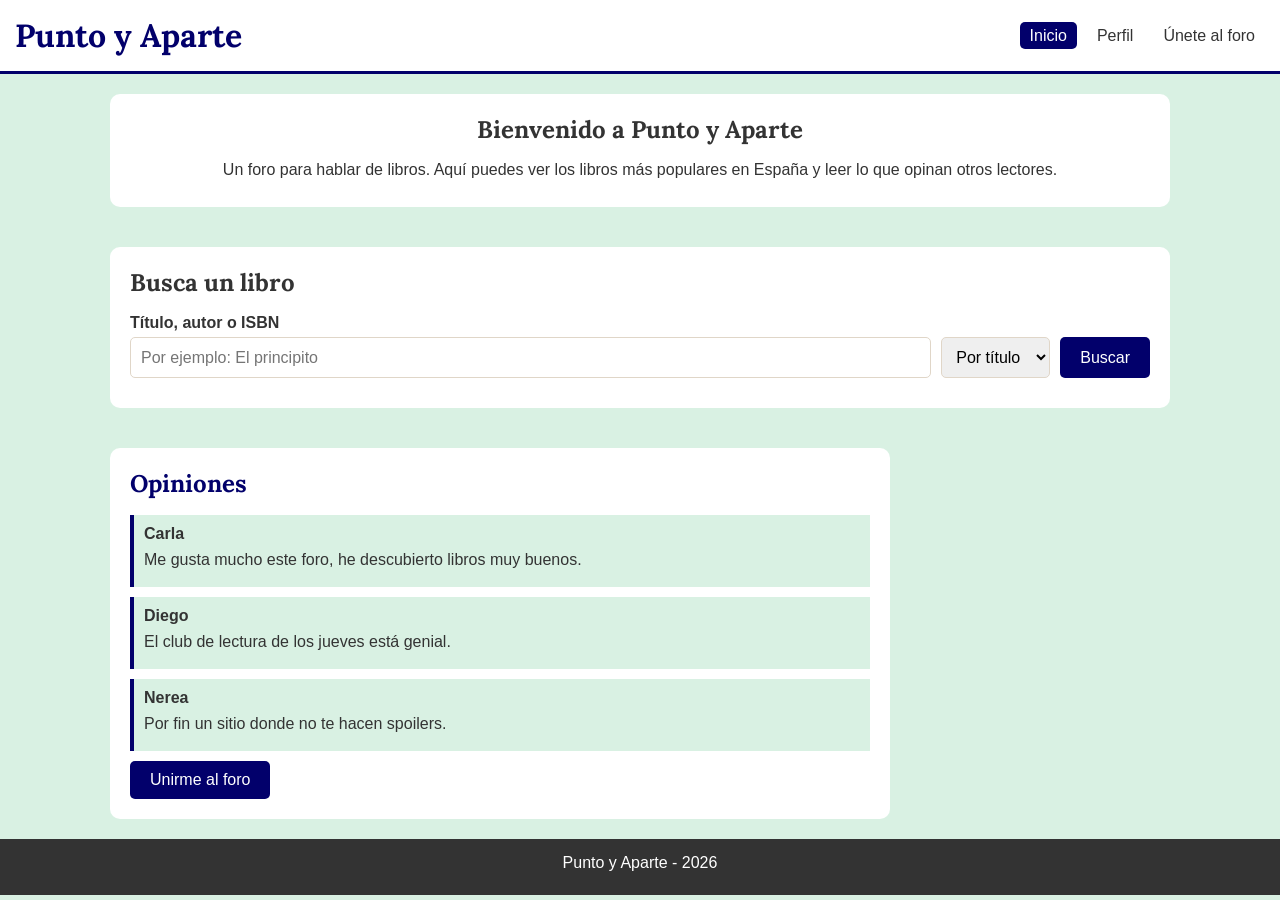
<file: index.html>
<!DOCTYPE html>
<html lang="es">
<head>
    <meta charset="UTF-8">
    <meta name="viewport" content="width=device-width, initial-scale=1.0">
    <link rel="icon" href="assets/favicon.png">
    <link rel="stylesheet" href="https://fonts.googleapis.com/css2?family=Lora:wght@400;700&display=swap">
    <link rel="stylesheet" href="styles/style.css">

    <title>Punto y Aparte</title>
</head>
<body>
    <header>
        <h1 class="logo">Punto y Aparte</h1>
        <nav class="navbar">
            <ul class="navbar__list">
                <li class="navbar__list--item"><a href="index.html" class="activePage">Inicio</a></li>
                <li class="navbar__list--item"><a href="pages/profile.html">Perfil</a></li>
                <li class="navbar__list--item"><a href="pages/contact.html">Únete al foro</a></li>
            </ul>
        </nav>
    </header>

    <main>
        <section class="bienvenida">
            <h2>Bienvenido a Punto y Aparte</h2>
            <p>Un foro para hablar de libros. Aquí puedes ver los libros más populares en España y leer lo que opinan otros lectores.</p>
        </section>

         <section class="search">
            <h2>Busca un libro</h2>

            <form id="searchForm" class="searchForm">
                <label for="searchInput">Título, autor o ISBN</label>
                <div class="searchForm__row">
                    <input type="search" id="searchInput" name="search" placeholder="Por ejemplo: El principito" autocomplete="off">
                    <select id="searchType" name="type" aria-label="Buscar por">
                        <option value="title">Por título</option>
                        <option value="author">Por autor</option>
                        <option value="isbn">Por ISBN</option>
                    </select>
                    <button type="submit" class="button">Buscar</button>
                </div>
            </form>

            <p id="searchMessage" class="searchMessage" aria-live="polite"></p>

            <div id="results" class="results" hidden>
                <div>
                    <h3 class="results__title">Resultados exactos</h3>
                    <div id="exactResults"></div>
                </div>
                <div>
                    <h3 class="results__title">Resultados coincidentes</h3>
                    <div id="coincidenceResults"></div>
                </div>
            </div>
        </section>

        <aside class="notesbar">
            <h2 id="opinions">Opiniones</h2>

            <div  class="opinion">
                <p class="user">Carla</p>
                <p>Me gusta mucho este foro, he descubierto libros muy buenos.</p>
            </div>

            <div class="opinion">
                <p class="user">Diego</p>
                <p>El club de lectura de los jueves está genial.</p>
            </div>

            <div class="opinion">
                <p class="user">Nerea</p>
                <p>Por fin un sitio donde no te hacen spoilers.</p>
            </div>

            <a href="pages/contact.html" class="button">Unirme al foro</a>
        </aside>
    </main>

    <footer>
        <p>Punto y Aparte - 2026</p>
    </footer>

    <script type="module" src="js/main.js"></script>
</body>
</html>
</file>
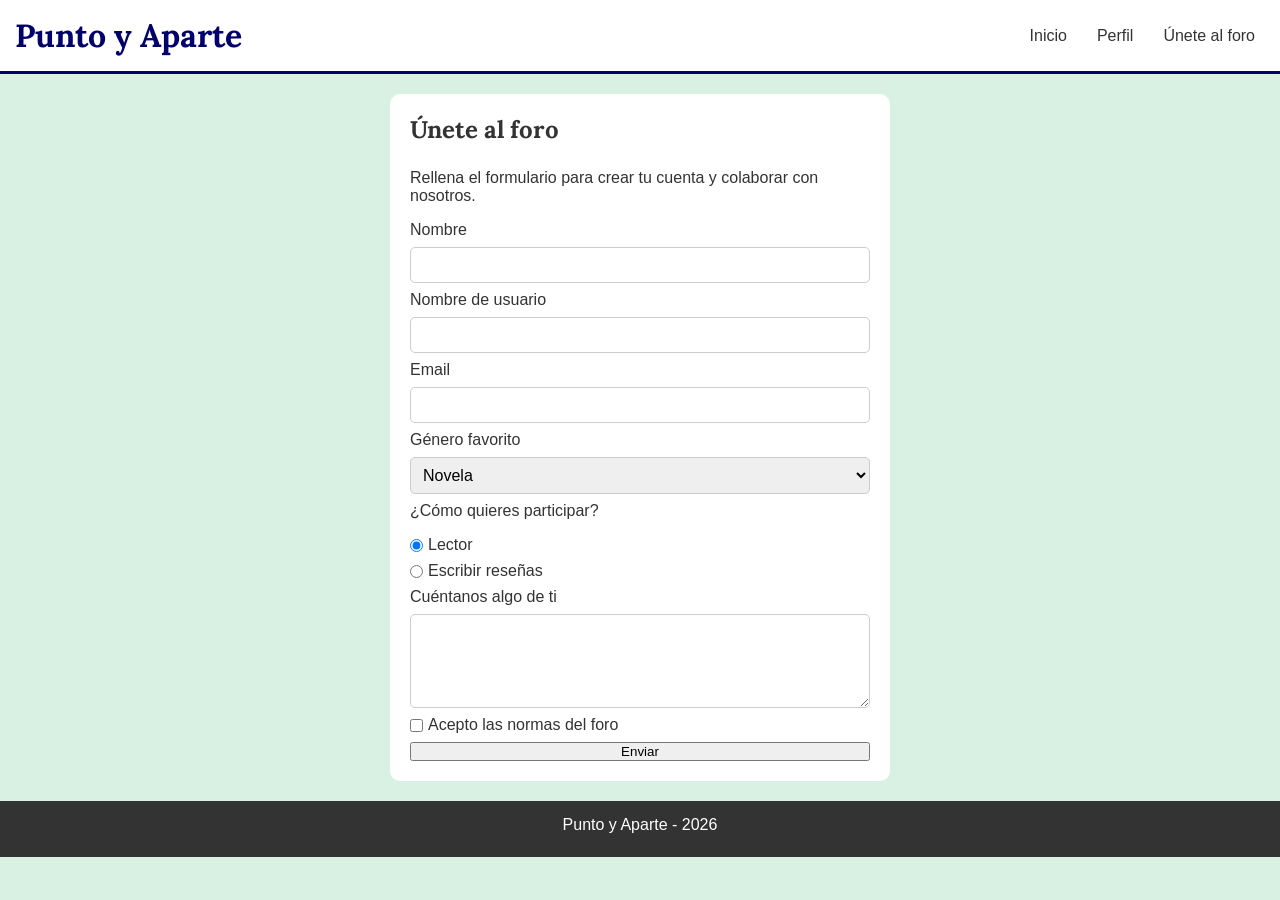
<file: pages/contact.html>
<!DOCTYPE html>
<html lang="es">
<head>
    <meta charset="UTF-8">
    <meta name="viewport" content="width=device-width, initial-scale=1.0">
    <link rel="icon" href="../assets/favicon.png">
    <link rel="stylesheet" href="https://fonts.googleapis.com/css2?family=Lora:wght@400;700&display=swap">
    <link rel="stylesheet" href="../styles/contact_styles.css">

    <title>Join us</title>
</head>
<body>
    <header>
        <h1 class="logo">Punto y Aparte</h1>
        <nav class="navbar">
            <ul class="navbar__list">
                <li class="navbar__list--item"><a href="../index.html">Inicio</a></li>
                <li class="navbar__list--item"><a href="profile.html">Perfil</a></li>
                <li class="navbar__list--item"><a href="contact.html" class="activo">Únete al foro</a></li>
            </ul>
        </nav>
    </header>

    <main>
        <form class="joinForm" action="">
            <h2>Únete al foro</h2>
            <p>Rellena el formulario para crear tu cuenta y colaborar con nosotros.</p>

            <label for="name">Nombre</label>
            <input type="text" id="name" name="param_name" required>

            <label for="user">Nombre de usuario</label>
            <input type="text" id="user" name="param_user" required>

            <label for="email">Email</label>
            <input type="email" id="email" name="param_email" required>

            <label for="genres">Género favorito</label>
            <select id="genres" name="param_genres">
                <option>Novela</option>
                <option>Fantasía</option>
                <option>Misterio</option>
                <option>Romántica</option>
                <option>Otro</option>
            </select>

            <p>¿Cómo quieres participar?</p>
            <div class="rolOption">
                <input type="radio" id="lector" name="rol" checked>
                <label for="lector">Lector</label>
            </div>
            <div class="rolOption">
                <input type="radio" id="resenas" name="rol">
                <label for="resenas">Escribir reseñas</label>
            </div>
            
            <label for="mensaje">Cuéntanos algo de ti</label>
            <textarea id="mensaje" rows="4"></textarea>

            <div class="rolOption">
                <input type="checkbox" id="normas" required>
                <label for="normas">Acepto las normas del foro</label>
            </div>

            <button type="submit" class="boton">Enviar</button>
        </form>
    </main>

    <footer>
        <p>Punto y Aparte - 2026</p>
    </footer>
</body>
</html>
</file>
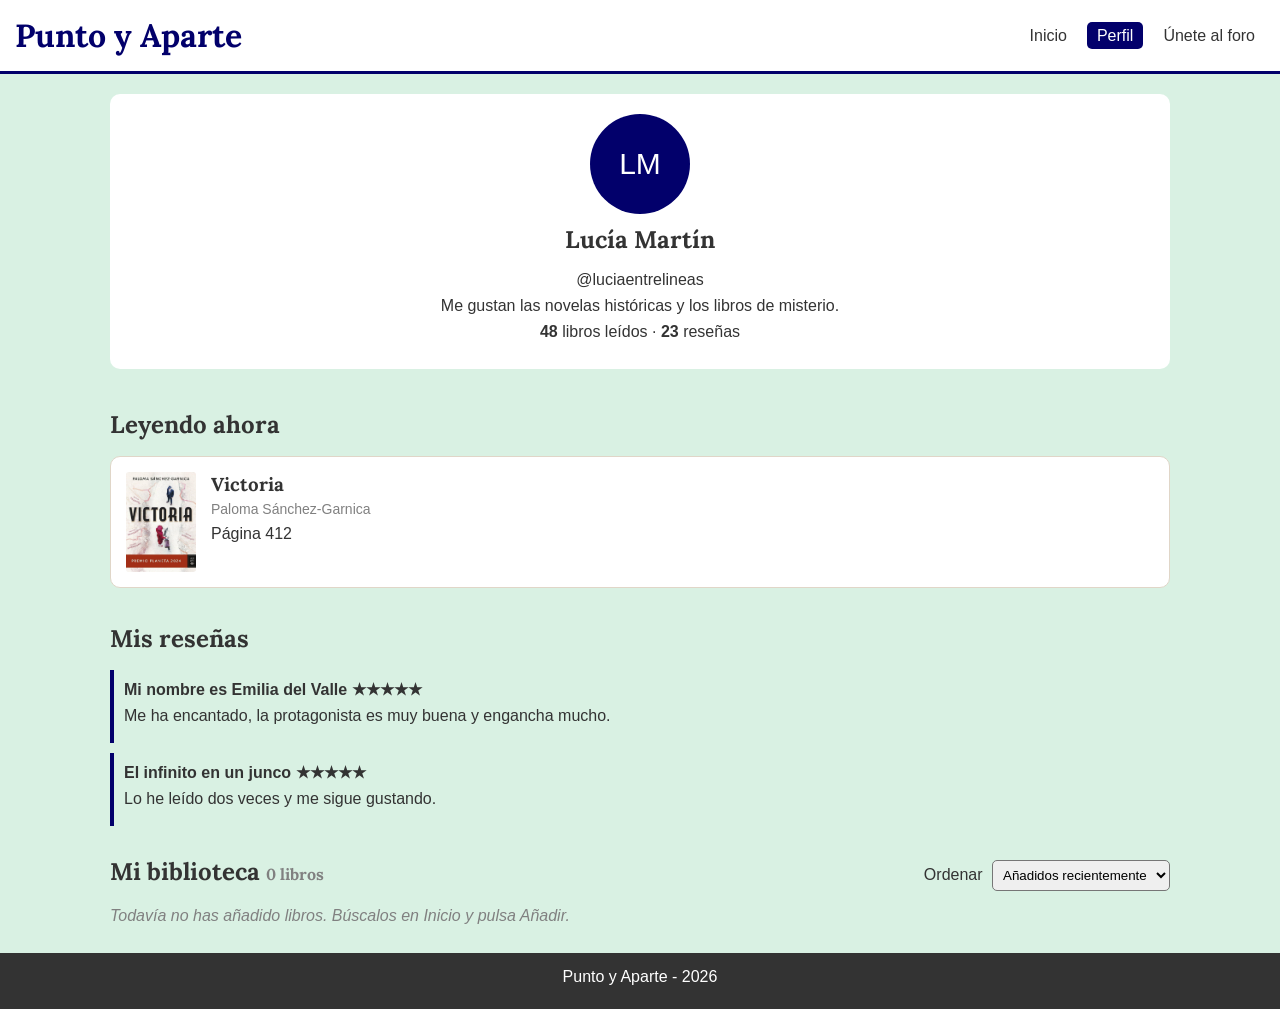
<file: pages/profile.html>
<!DOCTYPE html>
<html lang="es">
<head>
    <meta charset="UTF-8">
    <meta name="viewport" content="width=device-width, initial-scale=1.0">
    <link rel="icon" href="../assets/favicon.png">
    <link rel="stylesheet" href="https://fonts.googleapis.com/css2?family=Lora:wght@400;700&display=swap">
    <link rel="stylesheet" href="../styles/profile_styles.css">

    <title>Profile</title>
</head>
<body>
    <header>
        <h1 class="logo">Punto y Aparte</h1>
        <nav class="navbar">
            <ul class="navbar__list">
                <li class="navbar__list--item"><a href="../index.html">Inicio</a></li>
                <li class="navbar__list--item"><a href="profile.html" class="activePage">Perfil</a></li>
                <li class="navbar__list--item"><a href="contact.html">Únete al foro</a></li>
            </ul>
        </nav>
    </header>

    <main>
        <div class="profile">
            <div class="profile__img">LM</div>
            <h2>Lucía Martín</h2>
            <p>@luciaentrelineas</p>
            <p>Me gustan las novelas históricas y los libros de misterio.</p>
            <p><b>48</b> libros leídos · <b>23</b> reseñas</p>
        </div>

        <section class="section nowReading">
            <h2>Leyendo ahora</h2>
            <div class="book">
                <img src="../assets/images/victoria.jpg" class="book__cover">
                <div>
                    <h3>Victoria</h3>
                    <p class="author">Paloma Sánchez-Garnica</p>
                    <p>Página 412</p>
                </div>
            </div>
        </section>

        <section class="section opinions">
            <h2>Mis reseñas</h2>

            <div class="opinion">
                <p class="user">Mi nombre es Emilia del Valle ★★★★★</p>
                <p>Me ha encantado, la protagonista es muy buena y engancha mucho.</p>
            </div>

            <div class="opinion">
                <p class="user">El infinito en un junco ★★★★★</p>
                <p>Lo he leído dos veces y me sigue gustando.</p>
            </div>
        </section>

         <section class="section myLibrary">
            <div class="myLibrary__header">
                <h2>Mi biblioteca <span id="libraryCount" class="myLibrary__count"></span></h2>
                <label for="sortSelect">Ordenar
                    <select id="sortSelect">
                        <option value="date-desc">Añadidos recientemente</option>
                        <option value="date-asc">Añadidos primero</option>
                        <option value="title-asc">Título A-Z</option>
                        <option value="title-desc">Título Z-A</option>
                    </select>
                </label>
            </div>
            <div id="libraryList"></div>
        </section>
    </main>

    <footer>
        <p>Punto y Aparte - 2026</p>
    </footer>
      <script type="module" src="../js/main.js"></script>
</body>
</html>
</file>
<file: styles/style.css>
/*__________________________ VARIABLES _____________________________*/

:root{

    /* --- COLOR PALETTE --- */

    --mainColor: #d9f1e3;
    --secondaryColor: #02006b;
    --textColor: #333333;

    /* --- FONTS --- */

    --titles: 'Lora', serif;
    --mainText: Arial, sans-serif;
}


/*__________________________ GENERAL STYLES _____________________________*/


html{
    box-sizing: border-box;
}

*,*::after,*::before{
    box-sizing: inherit;
    margin:0;
    padding:0;
}

body{
    background-color: var(--mainColor);
    color: var(--textColor);
    font-family: var(--mainText);
}

h1, h2, h3{
    font-family: var(--titles);
}

h2{
    margin-bottom: 1rem;
}

p{
    margin-bottom: 0.5rem;
}





/*__________________________ HEADER STYLES _____________________________*/

header{
    position: sticky;
    top: 0;
    background-color: white;
    padding: 15px;
    text-align: center;
    border-bottom: 3px solid var(--secondaryColor);

    z-index: 10;
}

.logo{
    color: var(--secondaryColor);
    margin-bottom: 10px;
}

.navbar__list{
    display: flex;
    justify-content: center;
    gap: 10px;
    list-style: none;
}


.navbar a{
    color: var(--textColor);
    text-decoration: none;
    padding: 5px 10px;
    border-radius: 5px;
}

.navbar a:hover{
    background-color: var(--mainColor);
}

.navbar .activePage{
    background-color: var(--secondaryColor);
    color: white;
}







/*__________________________ MAIN STYLES _______________________________*/

main{
    padding: 20px;
}

.bienvenida{
    background-color: white;
    padding: 20px;
    margin-bottom: 20px;
    border-radius: 10px;
    text-align: center;
}

.book{
    position: relative;
    display: flex;
    gap: 15px;
    background-color: white;
    padding: 15px;
    margin-bottom: 15px;
    border-radius: 10px;
    border: 1px solid #e0d6c8;
}

.book:hover{
    border-color: var(--secondaryColor);
}

.book h3{
    margin-bottom: 5px;
}

.book__cover{
    width: 70px;
    min-width: 70px;
    height: 100px;
    border-radius: 3px;
}



.author{
    color: gray;
    font-size: 14px;
}




/* --- ASIDE STYLES --- */


.notesbar{
    background-color: white;
    padding: 20px;
    border-radius: 10px;
}

#opinions{
    color: var(--secondaryColor);
}

.opinion{
    background-color: var(--mainColor);
    border-left: 4px solid var(--secondaryColor);
    padding: 10px;
    margin-bottom: 10px;
}

.user{
    font-weight: bold;
}


.button{
    display: inline-block;
    background-color: var(--secondaryColor);
    color: white;
    padding: 10px 20px;
    border: none;
    border-radius: 5px;
    text-decoration: none;
    font-size: 1rem;
    cursor: pointer;
}

.button:hover{
    background-color: #8f3f1d;
}





/*__________________________ BOOK CARD ________________________________*/

.book__info{
    display: flex;
    flex-direction: column;
    align-items: flex-start;
    min-width: 0;
}

.year, .book__date{
    font-size: 14px;
}

.book__date{
    color: var(--secondaryColor);
}

.book__button{
    margin-top: auto;
    padding: 6px 14px;
    font-size: 0.9rem;
}

.button:disabled{
    background-color: gray;
    cursor: default;
}

.results__empty{
    color: gray;
    font-style: italic;
}




/* --- SEARCH STYLES --- */

.search{
    background-color: white;
    padding: 20px;
    margin-bottom: 20px;
    border-radius: 10px;
}

.searchForm label{
    display: block;
    margin-bottom: 5px;
    font-weight: bold;
}

.searchForm__row{
    display: flex;
    flex-wrap: wrap;
    gap: 10px;
}

.searchForm input, .searchForm select{
    padding: 10px;
    border: 1px solid #e0d6c8;
    border-radius: 5px;
    font-size: 1rem;
}

.searchForm input{
    flex: 1 1 200px;
}

.searchMessage{
    margin-top: 10px;
}

.results[hidden]{
    display: none;
}

.results{
    display: grid;
    gap: 20px;
}

.results__title{
    margin-bottom: 10px;
    color: var(--secondaryColor);
}

.results .book{
    background-color: var(--mainColor);
}


#exactResults, #coincidenceResults{
    display: grid;
    grid-template-columns: repeat(auto-fill, minmax(min(300px, 100%), 1fr));
    gap: 15px;
}

#exactResults .book, #coincidenceResults .book{
    margin-bottom: 0;
}


/*__________________________ FOOTER STYLES ______________________________*/

footer{
    background-color: var(--textColor);
    color: white;
    text-align: center;
    padding: 15px;
}





/*__________________________ MEDIA QUERIES ______________________________*/

/* tablet y ordenador */
@media (min-width: 768px){

    header{
        display: flex;
        justify-content: space-between;
        align-items: center;
        z-index: 10;
    }

    .logo{
        margin-bottom: 0;
    }

    
    main{
        display: grid;
        grid-template-columns: 3fr 1fr;
        gap: 20px;
        max-width: 1100px;
        margin: 0 auto;
    }

    .bienvenida, .search{
        grid-column: span 2;
    }

    .notesbar{
        align-self: start;
    }
}
</file>
<file: styles/contact_styles.css>
/*__________________________ VARIABLES _____________________________*/

:root{

    /* --- COLOR PALETTE --- */

    --mainColor: #d9f1e3;
    --secondaryColor: #02006b;
    --textColor: #333333;

    /* --- FONTS --- */

    --titles: 'Lora', serif;
    --mainText: Arial, sans-serif;
}


/*__________________________ GENERAL STYLES _____________________________*/


html{
    box-sizing: border-box;
}

*,*::after,*::before{
    box-sizing: inherit;
    margin:0;
    padding:0;
}

body{
    background-color: var(--mainColor);
    color: var(--textColor);
    font-family: var(--mainText);
}

h1, h2, h3{
    font-family: var(--titles);
}

h2{
    margin-bottom: 1rem;
}

p{
    margin-bottom: 0.5rem;
}





/*__________________________ HEADER STYLES _____________________________*/

header{
    position: sticky;
    top: 0;
    background-color: white;
    padding: 15px;
    text-align: center;
    border-bottom: 3px solid var(--secondaryColor);
    z-index: 10;
}

.logo{
    color: var(--secondaryColor);
    margin-bottom: 10px;
}

.navbar__list{
    display: flex;
    justify-content: center;
    gap: 10px;
    list-style: none;
}


.navbar a{
    color: var(--textColor);
    text-decoration: none;
    padding: 5px 10px;
    border-radius: 5px;
}

.navbar a:hover{
    background-color: var(--mainColor);
}

.navbar .activePage{
    background-color: var(--secondaryColor);
    color: white;
}







/*__________________________ MAIN STYLES _______________________________*/

main{
    padding: 20px;
}



.joinForm{
    display: flex;
    flex-direction: column;
    gap: 8px;
    background-color: white;
    padding: 20px;
    border-radius: 10px;
    max-width: 500px;
    margin: 0 auto;
}

.joinForm input,
.joinForm select,
.joinForm textarea{
    padding: 8px;
    border: 1px solid #cccccc;
    border-radius: 5px;
    font-size: 16px;
}

.joinForm input:focus,
.joinForm textarea:focus{
    border-color: var(--secondaryColor);
}

.rolOption{
    display: flex;
    align-items: center;
    gap: 5px;
}





/*__________________________ FOOTER STYLES ______________________________*/

footer{
    background-color: var(--textColor);
    color: white;
    text-align: center;
    padding: 15px;
}








/*__________________________ MEDIA QUERIES ______________________________*/

@media (min-width: 768px){

    header{
        display: flex;
        justify-content: space-between;
        align-items: center;
        z-index: 10;
    }

    .logo{
        margin-bottom: 0;
    }

    
    main{
        display: grid;
        grid-template-columns: 3fr 1fr;
        gap: 20px;
        max-width: 1100px;
        margin: 0 auto;
    }

   
    .joinForm{
        grid-column: span 2;
    }

    
}
</file>
<file: styles/profile_styles.css>
/*__________________________ VARIABLES _____________________________*/

:root{

    /* --- COLOR PALETTE --- */

    --mainColor: #d9f1e3;
    --secondaryColor: #02006b;
    --textColor: #333333;

    /* --- FONTS --- */

    --titles: 'Lora', serif;
    --mainText: Arial, sans-serif;
}


/*__________________________ GENERAL STYLES _____________________________*/


html{
    box-sizing: border-box;
}

*,*::after,*::before{
    box-sizing: inherit;
    margin:0;
    padding:0;
}

body{
    background-color: var(--mainColor);
    color: var(--textColor);
    font-family: var(--mainText);
}

h1, h2, h3{
    font-family: var(--titles);
}

h2{
    margin-bottom: 1rem;
}

p{
    margin-bottom: 0.5rem;
}





/*__________________________ HEADER STYLES _____________________________*/

header{
    position: sticky;
    top: 0;
    background-color: white;
    padding: 15px;
    text-align: center;
    border-bottom: 3px solid var(--secondaryColor);
    z-index: 10;
}

.logo{
    color: var(--secondaryColor);
    margin-bottom: 10px;
}

.navbar__list{
    display: flex;
    justify-content: center;
    gap: 10px;
    list-style: none;
}


.navbar a{
    color: var(--textColor);
    text-decoration: none;
    padding: 5px 10px;
    border-radius: 5px;
}

.navbar a:hover{
    background-color: var(--mainColor);
}

.navbar .activePage{
    background-color: var(--secondaryColor);
    color: white;
}







/*__________________________ MAIN STYLES _______________________________*/

main{
    padding: 20px;
}





.book{
    position: relative;
    display: flex;
    gap: 15px;
    background-color: white;
    padding: 15px;
    margin-bottom: 15px;
    border-radius: 10px;
    border: 1px solid #e0d6c8;
}

.book:hover{
    border-color: var(--secondaryColor);
}

.book h3{
    margin-bottom: 5px;
}



.book__cover{
    width: 70px;
    min-width: 70px;
    height: 100px;
    border-radius: 3px;
}



.author{
    color: gray;
    font-size: 14px;
}



.opinion{
    background-color: var(--mainColor);
    border-left: 4px solid var(--secondaryColor);
    padding: 10px;
    margin-bottom: 10px;
}

.user{
    font-weight: bold;
}





.profile{
    background-color: white;
    padding: 20px;
    margin-bottom: 20px;
    border-radius: 10px;
    text-align: center;
}

.profile__img{
    display: flex;
    justify-content: center;
    align-items: center;
    width: 100px;
    height: 100px;
    margin: 0 auto 10px auto;
    border-radius: 50%;
    background-color: var(--secondaryColor);
    color: white;
    font-size: 30px;
}


/*__________________________ BOOK CARD _______________________________*/

.book__info{
    display: flex;
    flex-direction: column;
    align-items: flex-start;
    min-width: 0;
}

.year, .book__date{
    font-size: 14px;
}

.book__date{
    color: var(--secondaryColor);
}

.book__button{
    margin-top: auto;
    padding: 6px 14px;
    font-size: 0.9rem;
}

.button{
    display: inline-block;
    background-color: var(--secondaryColor);
    color: white;
    padding: 10px 20px;
    border: none;
    border-radius: 5px;
    text-decoration: none;
    font-size: 1rem;
    cursor: pointer;
}

.button:hover{
    background-color: #8f3f1d;
}

.button:disabled{
    background-color: gray;
    cursor: default;
}

.results__empty{
    color: gray;
    font-style: italic;
}




/* --- MY LIBRARY STYLES --- */

.myLibrary__header{
    display: flex;
    flex-wrap: wrap;
    justify-content: space-between;
    align-items: baseline;
    gap: 10px;
    margin-bottom: 1rem;
}

.myLibrary__header h2{
    margin-bottom: 0;
}

.myLibrary__count{
    font-size: 1rem;
    color: gray;
}

.myLibrary__header select{
    margin-left: 5px;
    padding: 6px;
    border-radius: 5px;
}









/*__________________________ FOOTER STYLES ______________________________*/

footer{
    background-color: var(--textColor);
    color: white;
    text-align: center;
    padding: 15px;
}





/*__________________________ MEDIA QUERIES ______________________________*/

/* tablet y ordenador */
@media (min-width: 768px){

    header{
        display: flex;
        justify-content: space-between;
        align-items: center;
        z-index: 10;
    }

    .logo{
        margin-bottom: 0;
    }

    
    main{
        display: grid;
        grid-template-columns: 3fr 1fr;
        gap: 20px;
        max-width: 1100px;
        margin: 0 auto;
    }

  
    .profile{
        grid-column: span 2;
    }

    
    .profile ~ .section{
        grid-column: span 2;
    }

   
}
</file>
